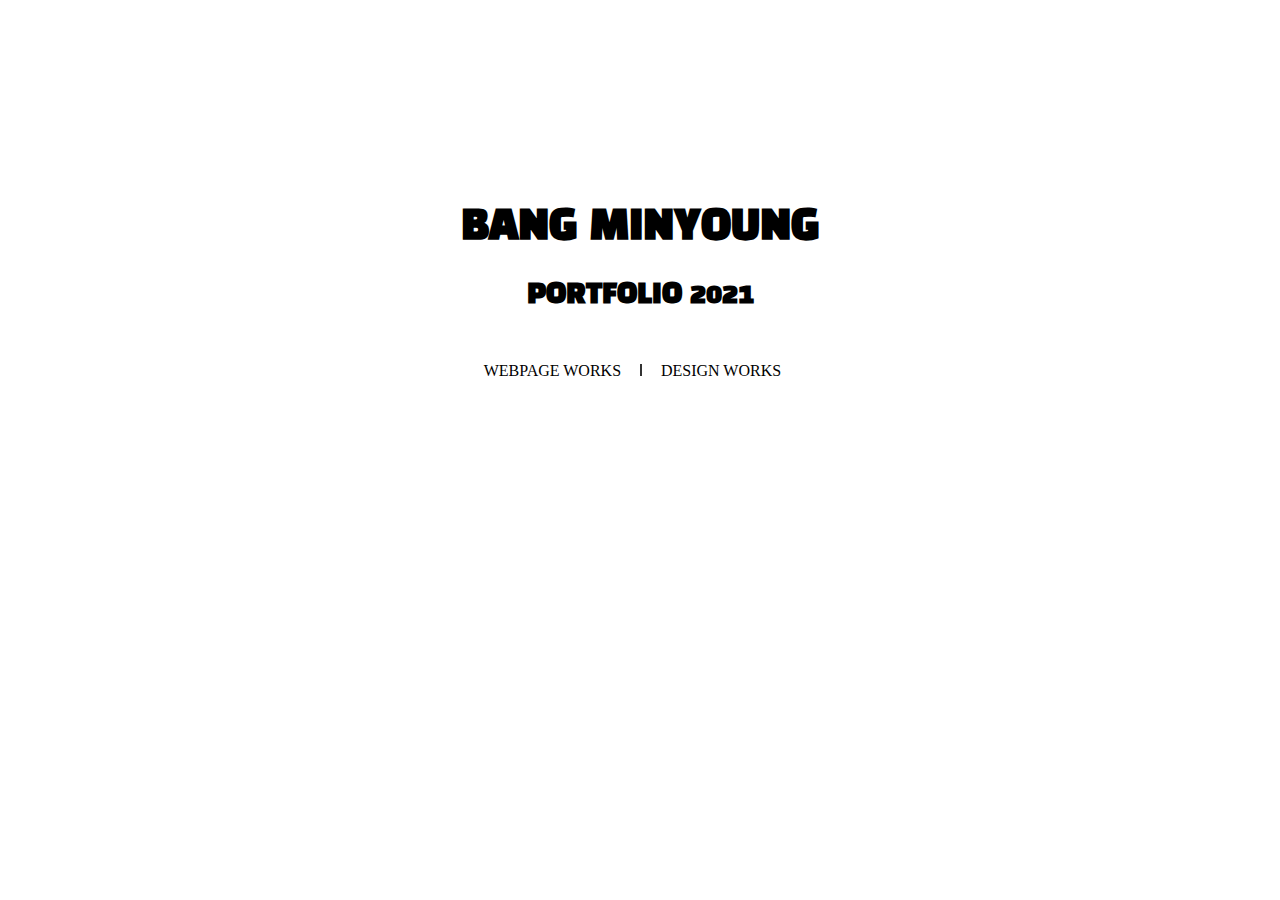
<file: index.html>
<!DOCTYPE html>
<html lang="ko">
<head>
    <meta charset="UTF-8">
    <meta http-equiv="X-UA-Compatible" content="IE=edge">
    <meta name="viewport" content="width=device-width, initial-scale=1.0">
    <link rel="stylesheet" type="text/css" href="style.css">
    <link rel="stylesheet" type="text/css" href="media.css">
    <title>BANG MINYOUNG 2021</title>
</head>
<body>
    <!-- 헤더 -->
    <div id="header">
        <h1>BANG MINYOUNG</h1>
        <h2>PORTFOLIO 2021</h2>
    </div>
    <!-- 헤더 -->

    <!-- 메인 -->
    <ul>
        <li class="web"><a href="WEB/index.html">WEBPAGE WORKS</a></li>
        <li class="design"><a href="DESIGN/index.html">DESIGN WORKS</a></li>
    </ul>
    <!-- 메인 -->
</body>
</html>
</file>
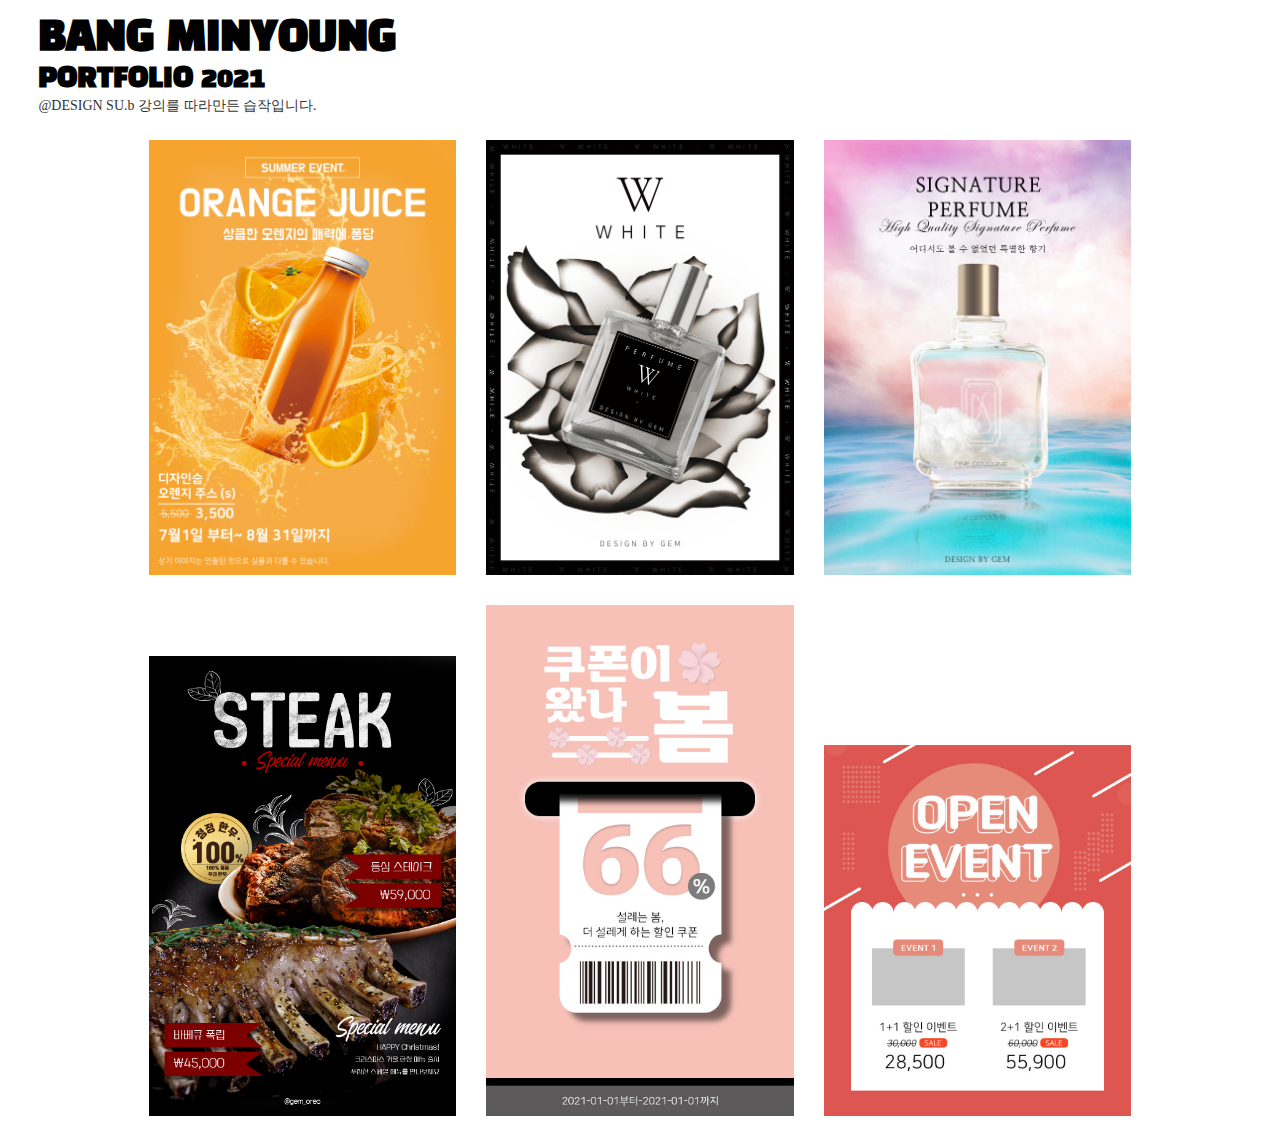
<file: DESIGN/index.html>
<!DOCTYPE html>
<html lang="ko">
<head>
    <meta charset="UTF-8">
    <meta http-equiv="X-UA-Compatible" content="IE=edge">
    <meta name="viewport" content="width=device-width, initial-scale=1.0">
    <link rel="stylesheet" type="text/css" href="css/defualt.css">
    <link rel="stylesheet" type="text/css" href="css/main.css">
    <link rel="stylesheet" type="text/css" href="css/media.css">

    <title>Design Works 2021</title>
</head>
<body>
<div id="wrap">
    <!--헤더-->
    <div id="header">
        <a href="../index.html">
            <h1>BANG MINYOUNG</h1>
            <h2>PORTFOLIO 2021</h2>
        </a>
        <p>@DESIGN SU.b 강의를 따라만든 습작입니다.</p>
    </div>
    <!--헤더-->
    <!-- 메인 -->
    <div class="mainCon">
        <ul class="con01">
            <li><img src="img/orangeJ.jpg" alt="오렌지주스"></li>
            <li><img src="img/perfumePoster.png" alt="향수포스터"></li>
            <li><img src="img/perfume_rainbow.jpg" alt="향수포스터2"></li>
        </ul>
        <ul class="con02">    
            <li><img src="img/steakFinal.png" alt="스테이크포스터"></li>
            <li><img src="img/springFinal.jpg" alt="봄쿠폰배너"></li>
            <li><img src="img/event.jpg" alt="이벤트배너"></li>
        </ul>
    </div>
    <!-- 메인 -->
</div>    
    
</body>
</html>
</file>
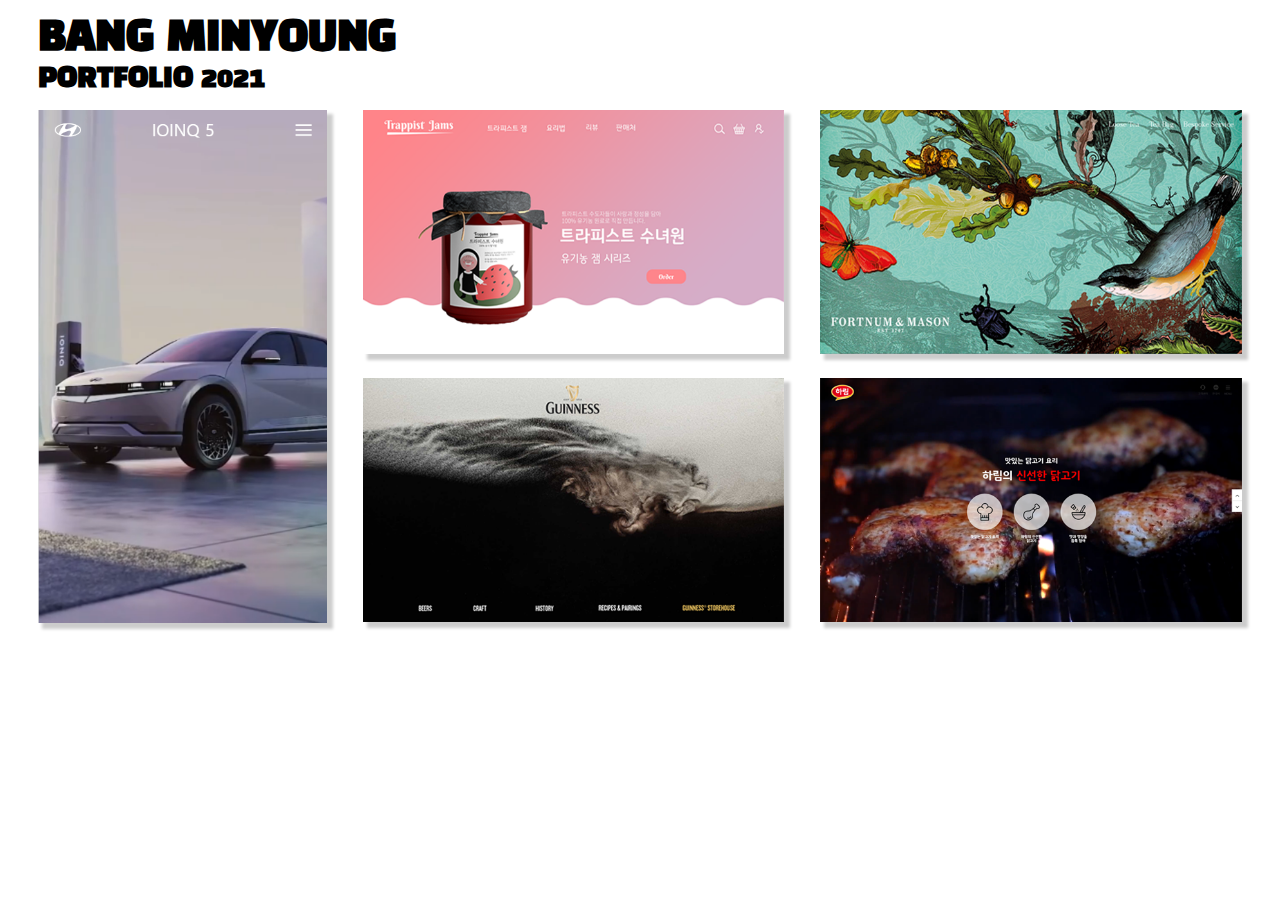
<file: WEB/index.html>
<!DOCTYPE html>
<html lang="ko">
<head>
    <meta charset="UTF-8">
    <meta name="viewport" content="width=device-width, initial-scale=1.0">
    <title>WebPage Works 2021</title>
    
    <link rel="stylesheet" type="text/css" href="font/fonts.css">
    <link rel="stylesheet" type="text/css" href="css/default.css">
    <link rel="stylesheet" type="text/css" href="css/include.css">
    <link rel="stylesheet" type="text/css" href="css/main.css">
    <link rel="stylesheet" type="text/css" href="css/media.css">
    
    <script type="text/javascript" src="js/jquery-3.6.0.min.js"></script>
    <script type="text/javascript" src="js/main.js"></script>
</head>
<body>
<div id="wrap">
    <!--헤더-->
    <div id="header">
        <a href="../index.html">
            <h1>BANG MINYOUNG</h1>
            <h2>PORTFOLIO 2021</h2>
        </a>
    </div>
    <!--헤더-->
    <!--메인컨텐츠-->
    <div id="container">
        
        <!--메인 컨텐츠-->
        <ul class="mainCon cf">
           <!--아이오닉5-->
            <li class="ioniq5">
                <img src="img/ioniq5.png" alt="아이오닉5">
                <!--하버-->
                <div class="ioniqH">
                    <a href="https://gemmabang.github.io/ioniq5/" target="_blank">
                        <h3>IONIQ5 <span>Indivisual Work</span></h3>
                        <p>MOBILE</p>
                        <p>DESIGN(Ps)</p>
                        <p>PUBLISHING(Html5 Css3 Javascript)</p>
                    </a>    
                </div>
                <!--하버-->
            </li>
            <!--아이오닉5-->
            <li class="trappist">
                <img src="img/trappist.png">
                <!--하버-->
                <div class="trappistH">
                    <a href="https://gemmabang.github.io/trappistjams/" target="_blank">
                        <h3>Trappist Jams <span>Indivisual Work</span></h3>
                        <p>RESPONSIVE WEB</p>
                        <p>PRODUCT &amp; LOGO DESIGN(Ai)</p>
                        <p>WEB DESIGN(Ps)</p>
                        <p>PUBLISHING(Html5 Css3 Javascript)</p>
                    </a>    
                </div>
                <!--하버-->
            </li>
            <li class="fortnum">
                <img src="img/fortnum.png">
                <!--하버-->
                <div class="fortnumH">
                    <a href="https://gemmabang.github.io/fortnum/" target="_blank">
                        <h3>Fortnum&amp;Maison <span>Indivisual Work</span></h3>
                        <p>WEB</p>
                        <p>DESIGN(Ps)</p>
                        <p>PUBLISHING(Html5 Css3 Javascript)</p>
                    </a>    
                </div>
                <!--하버-->
            </li>
            <li class="guinness">
                <img src="img/guinness.png">
                <!--하버-->
                <div class="guinnessH">
                    <a href="https://gemmabang.github.io/guinness/" target="_blank">
                        <h3>Guinness  <span>Indivisual Work</span></h3>
                        <p>WEB</p>
                        <p>DESIGN(Ps)</p>
                        <p>PUBLISHING(Html5 Css3 Javascript)</p>
                    </a>    
                </div>
                <!--하버-->
            </li>
            <li class="harim">
                <img src="img/harim.png">
                <!--하버-->
                <div class="harimH">
                    <a href="https://gemmabang.github.io/harim/" target="_blank">
                        <h3>Harim <span>Training Work</span></h3>
                        <p>WEB</p>
                        <p>DESIGN(Ps)</p>
                        <p>PUBLISHING(Html5 Css3 Javascript)</p>
                    </a>    
                </div>
                <!--하버-->
            </li>
        </ul>
        <!--오른쪽 컨텐츠-->
        
    </div>
    <!--메인컨텐츠-->    
</div>   
</body>
</html>
</file>
<file: style.css>
@charset "utf-8";
@import url('https://fonts.googleapis.com/css2?family=Black+Han+Sans&display=swap');/*blackhansans*/

/* default */
ul,li{
    margin:0;
    padding:0;
    list-style:none;
}

a{
    text-decoration: none;
    color:#000;
    
}


/* include */
#header{
    text-align: center;
    font-family: 'Black Han Sans', sans-serif;
    color:#000;
}

#header h1{
    font-size:2.5em;
    margin-top:16%;
}
#header h2{
    font-size:1.7em;
    margin-bottom:3%;
    
}

/* main */
ul{
    width:100%;
    overflow:hidden;
}

ul li{
    width:50%;
    height:40px;
    float:left;
    text-align: right;
    line-height: 40px;
}

ul .design{
    text-align: left;
}

ul li a{
    padding:3%;
    height:100%;
    
}

ul li:hover a {
    color:cornflowerblue;
}

ul .design::before, ul .website::after{
    content: "";
    display: inline-block;
    background-color: #333;
    height:12px;
    width:2px;

}
</file>
<file: media.css>
@charset "utf-8";


@media screen and (max-width:768px){
    
    /*모바일세팅*/
    body{
        min-width:auto;
    }
    
    .inner{
        width:auto;
        margin:0;
    }
    
    /*header*/
    #header{
        text-align: center;
        font-family: 'Black Han Sans', sans-serif;
    }
    
    #header h1{
        font-size:2.5em;
        margin-top:25%;
        margin-bottom: 0;
    }
    #header h2{
        font-size:1.5em;
        margin-bottom:10%;
        margin-top:0;
        
    }   
    
    
    /*contents*/
ul{
    width:100%;
}    



    ul li{
        display:block;
        width:60%;
        margin:4% auto;
        text-align: center;
        border: 1px solid #333;
        box-sizing: border-box;
        float:none;
    }
    
    ul .design{
        text-align: center;
    }

    ul li a{
        display: block;
        box-sizing: border-box;
        padding:0;
        font-size: 0.85em;
    }

    ul .design::before, ul .website::after{
        display: none;
    }
</file>
<file: DESIGN/css/defualt.css>
@charset "utf-8";
@import url('https://fonts.googleapis.com/css2?family=Black+Han+Sans&display=swap');/*blackhansans*/
@import url('https://fonts.googleapis.com/css2?family=Noto+Serif+KR&display=swap');/*notoserif*/

body,h1,h2,h3,h4,h5,h6,p,dl,dt,dd{margin:0;}

body{
    min-width:1200px;
    color:#000;
    font-family: 'notosans', sans-serif;
    font-weight: 200;
}

ul,li{
    margin:0;
    padding:0;
    list-style:none;
}

a{
    text-decoration: none;
    color:#000;
    
}

.inner{
    width:1400px;
    margin:0 auto; 
}


.cf::after{
    content:""; 
    display:block; 
    clear:both; 
}
</file>
<file: DESIGN/css/main.css>
@charset "utf-8";

/* header */
#header{
    padding:1% 3% 1%;
    font-family: 'Black Han Sans', sans-serif;
    color:#333;
}
#header h1{font-size:2.5em;}
#header h2{font-size:1.7em;}
#header p{
    font-family: 'notosans';
    font-size:14px;
    color:#333;
}


/* mainCon */
.mainCon{
    text-align: center;
}

ul li{
    width:24%;
    margin:1%;
    display:inline-block;
}

ul li img{
    width:100%;
    display: block;
}
</file>
<file: DESIGN/css/media.css>
@charset "utf-8";


@media screen and (max-width:768px){
    
    /*모바일세팅*/
    body{
        min-width:auto;
    }
    
    .inner{
        width:auto;
        margin:0;
    }

    .cf::after{
        display: none;
    }

          
    /*header*/
    #header{
        padding:0;
        text-align:center;
        font-family:'Black Han Sans', sans-serif;
    }
    
    #header h1{
        font-size:2.5em;
        margin-top:10%;
        margin-bottom:0;
    }
    #header h2{
        font-size:1.5em;
        margin-bottom:2%;
        margin-top:0;
    }   
    
    #header p{
        font-size: 0.7em;
        margin-bottom: 10%;
    }
    /*메인*/
    .mainCon{text-align:unset;}

    ul li{
        display:block;
        width:90%;
        margin:2% auto;
    }
</file>
<file: WEB/font/fonts.css>
@font-face {
    font-family: 'NotoSans';
    font-style: normal;
    font-weight: 100;
    src: local('NotoSans'),
        url('NotoSans-Thin.woff2') format('woff2'), 
        url('NotoSans-Thin.woff') format('woff'),
        url('NotoSans-Thin.ttf') format('truetype'),
        url('NotoSans-Thin.otf') format('opentype'),
        url('NotoSans-Thin.eot') format('embedded-opentype');
}

@font-face {
    font-family: 'NotoSans';
    font-style: normal;
    font-weight: 300;
    src: local('NotoSans'),
        url('NotoSans-DemiLight.woff2') format('woff2'), 
        url('NotoSans-DemiLight.woff') format('woff'),
        url('NotoSans-DemiLight.ttf') format('truetype'),
        url('NotoSans-DemiLight.otf') format('opentype'),
        url('NotoSans-DemiLight.eot') format('embedded-opentype');
}


@font-face {
    font-family: 'NotoSans';
    font-style: normal;
    font-weight: 400;
    src: local('NotoSans'),
        url('NotoSans-Regular.woff2') format('woff2'), 
        url('NotoSans-Regular.woff') format('woff'),
        url('NotoSans-Regular.ttf') format('truetype'),
        url('NotoSans-Regular.otf') format('opentype'),
        url('NotoSans-Regular.eot') format('embedded-opentype');
}



/*버크셔스워시*/
@font-face {
    font-family:'Berkshire Swash';
    font-style: normal;
    font-weight: 400;
    src: local('Berkshire Swash'),
        url('BerkshireSwash-Regular.ttf') format('ttf');  
}


/*Knockout HTF48-Featherweight*/
@font-face {
    font-family: 'Knockout-HTF48-Featherweight';
    font-style: normal;
    font-weight: normal;
    src: local('Knockout-HTF48-Featherweight'), 
        url('Knockout-HTF48-Featherweight.ttf') format('truetype'),
        url('Knockout-HTF48-Featherweight.woff2') format('woff2');
    }
</file>
<file: WEB/css/default.css>
@charset "utf-8";
@import url('https://fonts.googleapis.com/css2?family=Black+Han+Sans&display=swap');/*blackhansans*/
@import url('https://fonts.googleapis.com/css2?family=Noto+Serif+KR&display=swap');/*notoserif*/

body,h1,h2,h3,h4,h5,h6,p,dl,dt,dd{margin:0;}

body{
    min-width:1200px;
    color:#333;
    font-family: 'notosans', sans-serif;
    font-weight: 200;
}

ul,li{
    margin:0;
    padding:0;
    list-style:none;
}

a{
    text-decoration: none;
    color:#000;
    
}

.inner{
    width:1400px;
    margin:0 auto; 
}


.cf::after{
    content:""; 
    display:block; 
    clear:both; 
}
</file>
<file: WEB/css/include.css>
@charset "utf-8";

#header{
    padding:1% 3% 1%;
    font-family: 'Black Han Sans', sans-serif;
    color:#333;
}

#header h1{font-size:2.5em;}

#header h2{font-size:1.7em;}
</file>
<file: WEB/css/main.css>
@charset "uft-8";

/*공통*/
#container img{
    box-shadow: 5px 5px 3px 1px rgba(0, 0, 0, .2);
    width:100%;
}
#container h3 span{font-size:0.6em;}

.ioniqH a,.trappistH a,.fortnumH a,.guinnessH a,.harimH a{
    position: absolute;
    top:0;
    left:0;
    background: rgba(0,0,0,0.8);
    width:100%;
    height:100%;
    padding:30px;
    box-sizing: border-box;
    transition-duration: 3s;
}

.ioniqH h3,.trappistH h3,.fortnumH h3,.guinnessH h3,.harimH h3{
    color:#fff;
    font-weight: 400;
    font-size: 1.5em;
    
}

.ioniqH p,.trappistH p,.fortnumH p,.guinnessH p,.harimH p{
    color:#fff;
    margin:6px 0;
    font-size: 0.8em;
}


#container{
    max-width:94%;
    margin:0 auto;
}

/*mainCon*/

.mainCon li{
    float:left;
    width:35%;
    margin-left:3%;
    margin-bottom:2%;    
    position: relative;
}

#container .mainCon li:last-child{
    margin-bottom:0;
}
#container .mainCon li:nth-child(4){
    margin-bottom:0;
}

.mainCon li img{
    width:100%;
    display: block;
}

.trappistH h3{
    font-family:'Berkshire Swash';
    font-size:1.7em;
}
.fortnumH h3{
    font-family: 'Noto Serif KR', serif;
    font-size:1.4em;
}
.guinnessH h3{
    font-family: 'Knockout-HTF48-Featherweight';
    font-size: 2em;
}


/*아이오닉*/
#container .ioniq5{
    width:24%;
    float:left;
    position: relative;
    margin:0;
}

.ioniq5 img{
    display: block;
    width:100%;
    
}

.ioniqH h3{font-family: 'NotoSans';}
</file>
<file: WEB/css/media.css>
@charset "utf-8";


@media screen and (max-width:768px){
    
    /*모바일세팅*/
    body{
        min-width:auto;
    }
    
    .inner{
        width:auto;
        margin:0;
    }

    #container{}
    .cf::after{
        display: none;
    }

          
    /*header*/
    #header{
        padding:0;
        text-align:center;
        font-family:'Black Han Sans', sans-serif;
    }
    
    #header h1{
        font-size:2.5em;
        margin-top:10%;
        margin-bottom:0;
    }
    #header h2{
        font-size:1.5em;
        margin-bottom:8%;
        margin-top:0;
        
    }   
    
    /*메인*/
    #container li,#container .ioniq5{
        float:none;
        display:block;
        width:100%;
        position:relative;
        margin:0 0 4%;

    }

    .ioniq5 img{
        display: block;
        width:100%;
        
    }
    /* 링크 */
    .ioniqH a,.trappistH a,.fortnumH a,.guinnessH a,.harimH a{
        background:none;
        padding:0;
    }
    
    .ioniqH h3,.trappistH h3,.fortnumH h3,.guinnessH h3,.harimH h3{
        color:#fff;
        font-weight: 400;
        font-size: 1.5em;
        display: none;

    }
    
    .ioniqH p,.trappistH p,.fortnumH p,.guinnessH p,.harimH p{
        color:#fff;
        margin:6px 0;
        font-size: 0.8em;
        display: none;
    }

    #container .mainCon li:last-child,#container .mainCon li:nth-child(4){
        margin-bottom:4%;
    }
</file>
